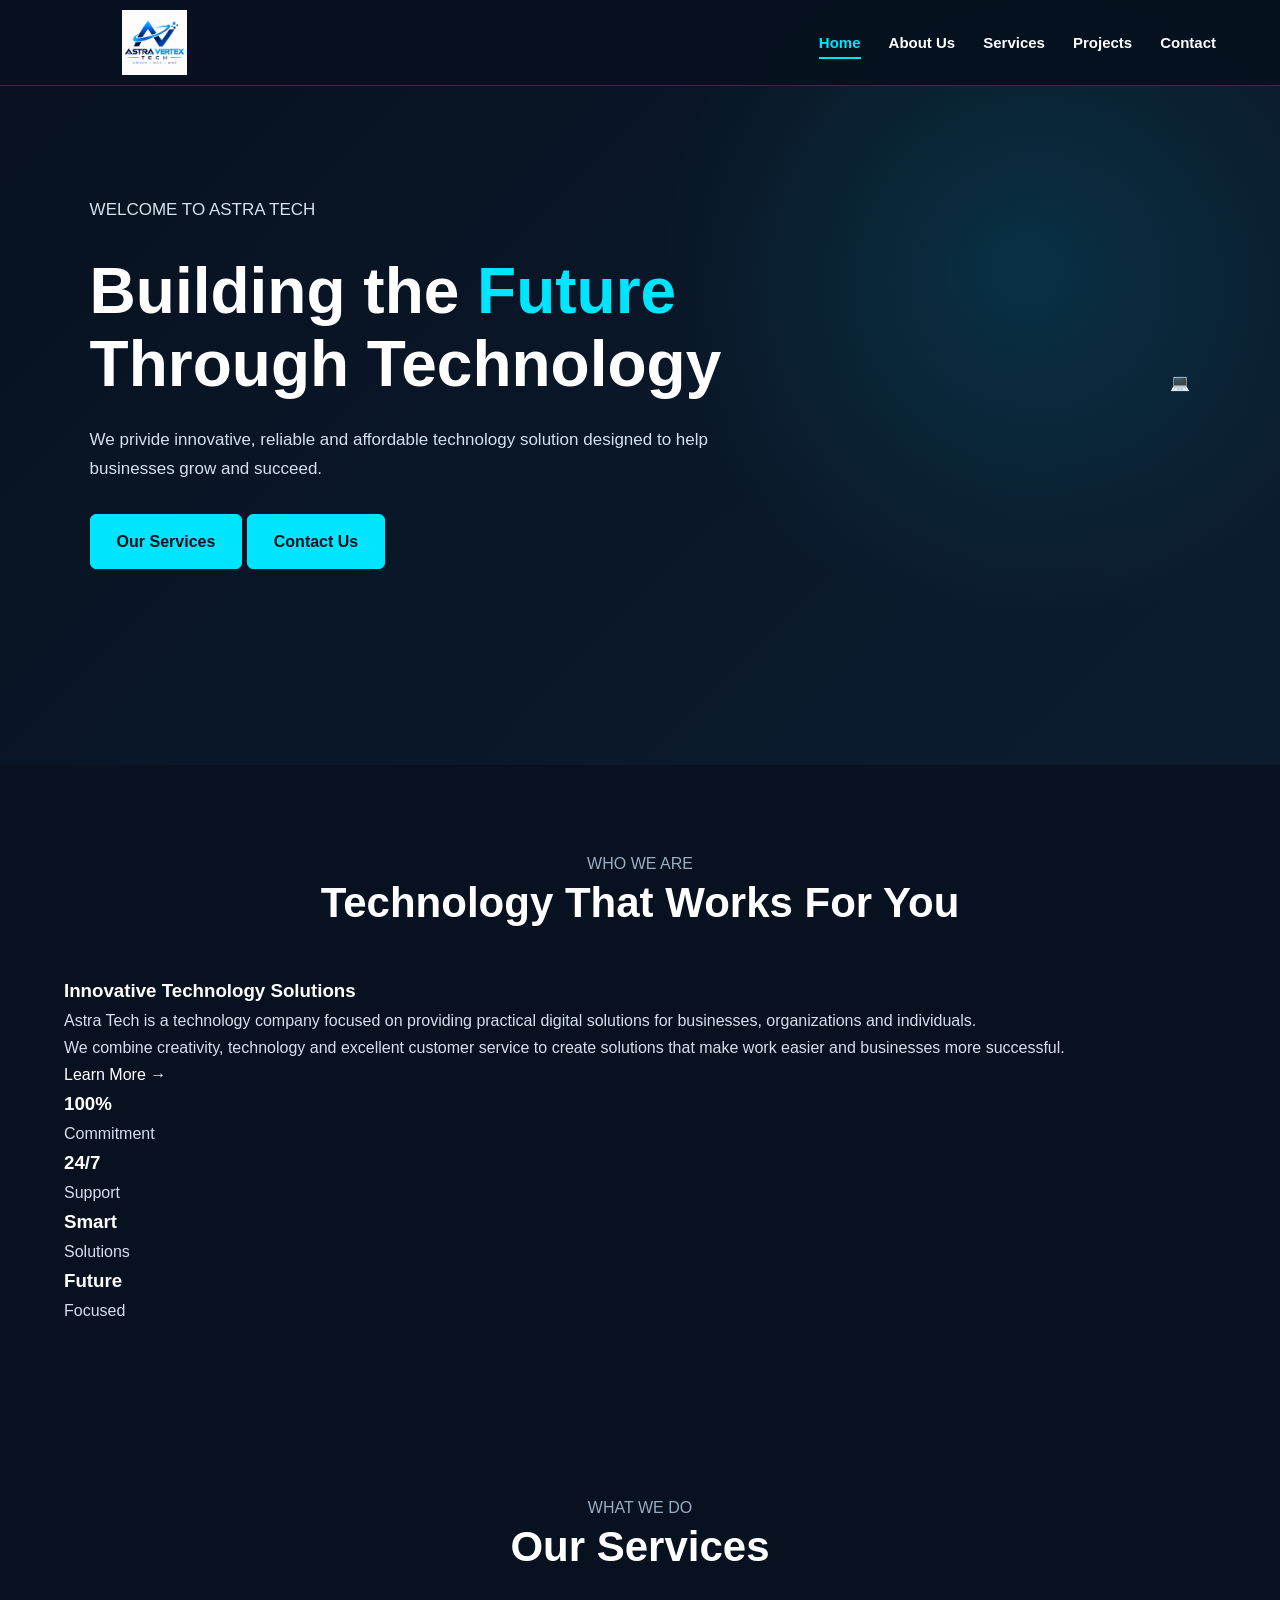
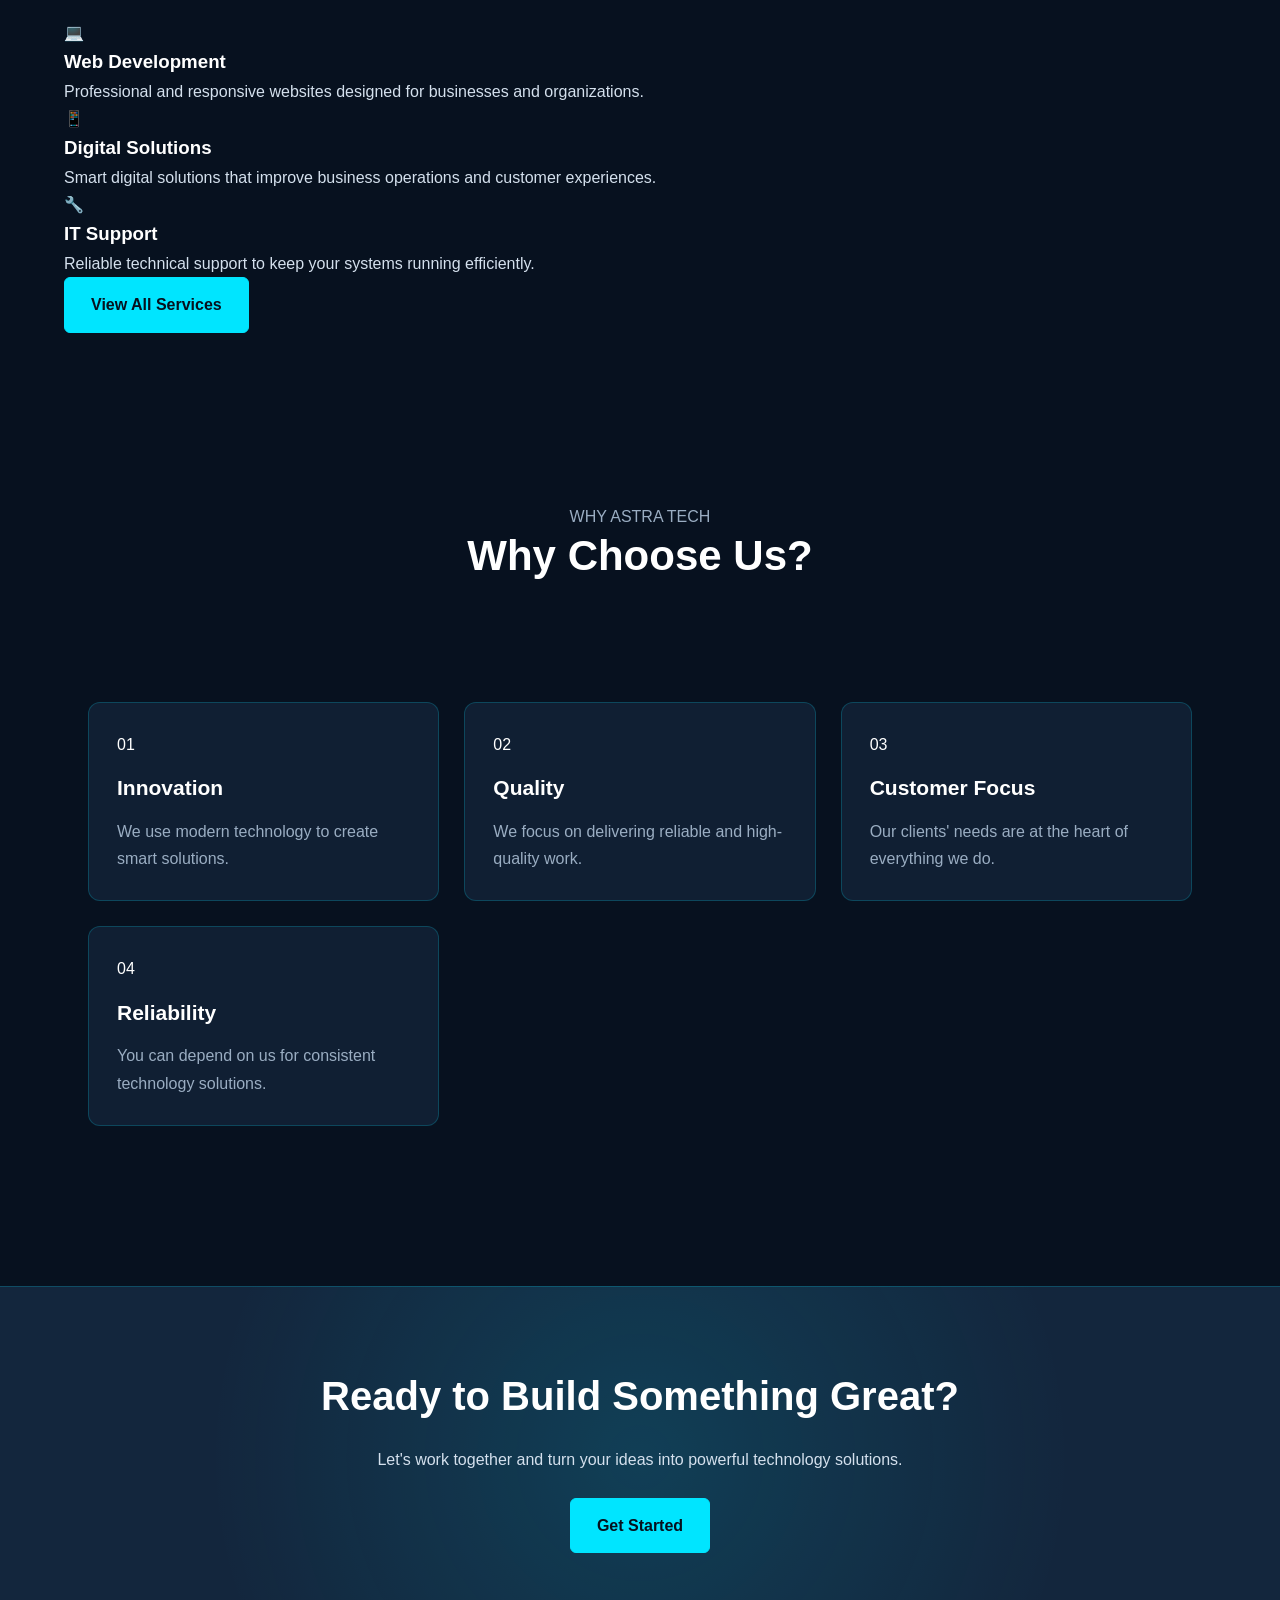
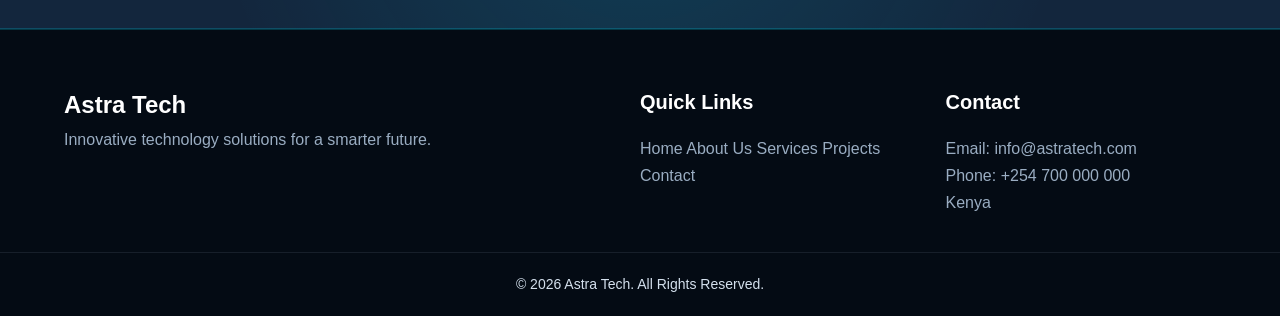
<file: index.html>
<!DOCTYPE html>
<html lang="en">
    <head>
        <meta charset="UTF-8">
        <meta name="viewport" conntent="width=device-width, initial-scale=1.0">
        <title>Astra Vertex tech</title>
        
        <link rel="stylesheet" href="style.css">
    </head>
    <body>
    <header>
        <nav class="navbar">

           <a href="index.html" class="logo">
           <img src="astra-vertex-logo.png"
          alt="Astra Vertex Tech Logo">
           </a>

            <!-- <button class="menu-toggle" id="menu toggle">
            </button> -->
            <ul class="nav-links" id="nav-links">
                <li><a href="index.html" class="active">Home</a></li>
                <li><a href="about.html">About Us</a></li>
                <li><a href="services.html">Services</a></li>
                <li><a href="projects.html">Projects</a></li>
                <li><a href="contact.html">Contact</a></li>
            </ul>
            
        </nav>
    </header>
    <section class="hero">
        <div class="hero-content">
            <p class="hero-small">WELCOME TO ASTRA TECH</p>
            <h1>
                Building the <span>Future</span> Through Technology
            </h1>
            <p>
                We privide innovative, reliable and affordable technology solution
                designed to help businesses grow and succeed. 
            </p>
            <div aria-colspan="hero-buttons">
                <a href="services.html" class="btn primary-btn">
                    Our Services
                </a>

                <a href="contact.html" class="btn secondary-btn">
                    Contact Us
                </a>
            </div>
        </div>

        <div class="hero-image">
            <div class="tech-circle">
                <div class="tech-icon">💻</div>
            </div>
        </div>
    </section>
    <section class="section">

        <div class="section-title">
            <p>WHO WE ARE</p>
            <h2>Technology That Works For You</h2>
        </div>

        <div class="about-preview">

            <div>
                <h3>Innovative Technology Solutions</h3>

                <p>
                    Astra Tech is a technology company focused on providing
                    practical digital solutions for businesses, organizations
                    and individuals.
                </p>

                <p>
                    We combine creativity, technology and excellent customer
                    service to create solutions that make work easier and
                    businesses more successful.
                </p>

                <a href="about.html" class="text-link">
                    Learn More →
                </a>
            </div>

            <div class="about-box">
                <div class="stat">
                    <h3>100%</h3>
                    <p>Commitment</p>
                </div>

                <div class="stat">
                    <h3>24/7</h3>
                    <p>Support</p>
                </div>

                <div class="stat">
                    <h3>Smart</h3>
                    <p>Solutions</p>
                </div>

                <div class="stat">
                    <h3>Future</h3>
                    <p>Focused</p>
                </div>
            </div>

        </div>

    </section>


    <!-- Services -->
    <section class="section light-section">

        <div class="section-title">
            <p>WHAT WE DO</p>
            <h2>Our Services</h2>
        </div>

        <div class="cards">

            <div class="card">
                <div class="card-icon">💻</div>
                <h3>Web Development</h3>
                <p>
                    Professional and responsive websites designed for
                    businesses and organizations.
                </p>
            </div>

            <div class="card">
                <div class="card-icon">📱</div>
                <h3>Digital Solutions</h3>
                <p>
                    Smart digital solutions that improve business operations
                    and customer experiences.
                </p>
            </div>

            <div class="card">
                <div class="card-icon">🔧</div>
                <h3>IT Support</h3>
                <p>
                    Reliable technical support to keep your systems running
                    efficiently.
                </p>
            </div>

        </div>

        <div class="center-button">
            <a href="services.html" class="btn primary-btn">
                View All Services
            </a>
        </div>

    </section>


    <!-- Why Choose Us -->
    <section class="section">

        <div class="section-title">
            <p>WHY ASTRA TECH</p>
            <h2>Why Choose Us?</h2>
        </div>

        <div class="features">

            <div class="feature">
                <span>01</span>
                <h3>Innovation</h3>
                <p>
                    We use modern technology to create smart solutions.
                </p>
            </div>

            <div class="feature">
                <span>02</span>
                <h3>Quality</h3>
                <p>
                    We focus on delivering reliable and high-quality work.
                </p>
            </div>

            <div class="feature">
                <span>03</span>
                <h3>Customer Focus</h3>
                <p>
                    Our clients' needs are at the heart of everything we do.
                </p>
            </div>

            <div class="feature">
                <span>04</span>
                <h3>Reliability</h3>
                <p>
                    You can depend on us for consistent technology solutions.
                </p>
            </div>

        </div>

    </section>


    <!-- Call To Action -->
    <section class="cta">

        <h2>Ready to Build Something Great?</h2>

        <p>
            Let's work together and turn your ideas into powerful technology
            solutions.
        </p>

        <a href="contact.html" class="btn white-btn">
            Get Started
        </a>

    </section>


    <!-- Footer -->
    <footer>

        <div class="footer-content">

            <div>
                <h2>Astra Tech</h2>
                <p>
                    Innovative technology solutions for a smarter future.
                </p>
            </div>

            <div>
                <h3>Quick Links</h3>
                <a href="index.html">Home</a>
                <a href="about.html">About Us</a>
                <a href="services.html">Services</a>
                <a href="projects.html">Projects</a>
                <a href="contact.html">Contact</a>
            </div>

            <div>
                <h3>Contact</h3>
                <p>Email: info@astratech.com</p>
                <p>Phone: +254 700 000 000</p>
                <p>Kenya</p>
            </div>

        </div>

        <div class="copyright">
            <p>
                © 2026 Astra Tech. All Rights Reserved.
            </p>
        </div>

    </footer>

    <script src="script.js"></script>
    </body>
</html>
</file>
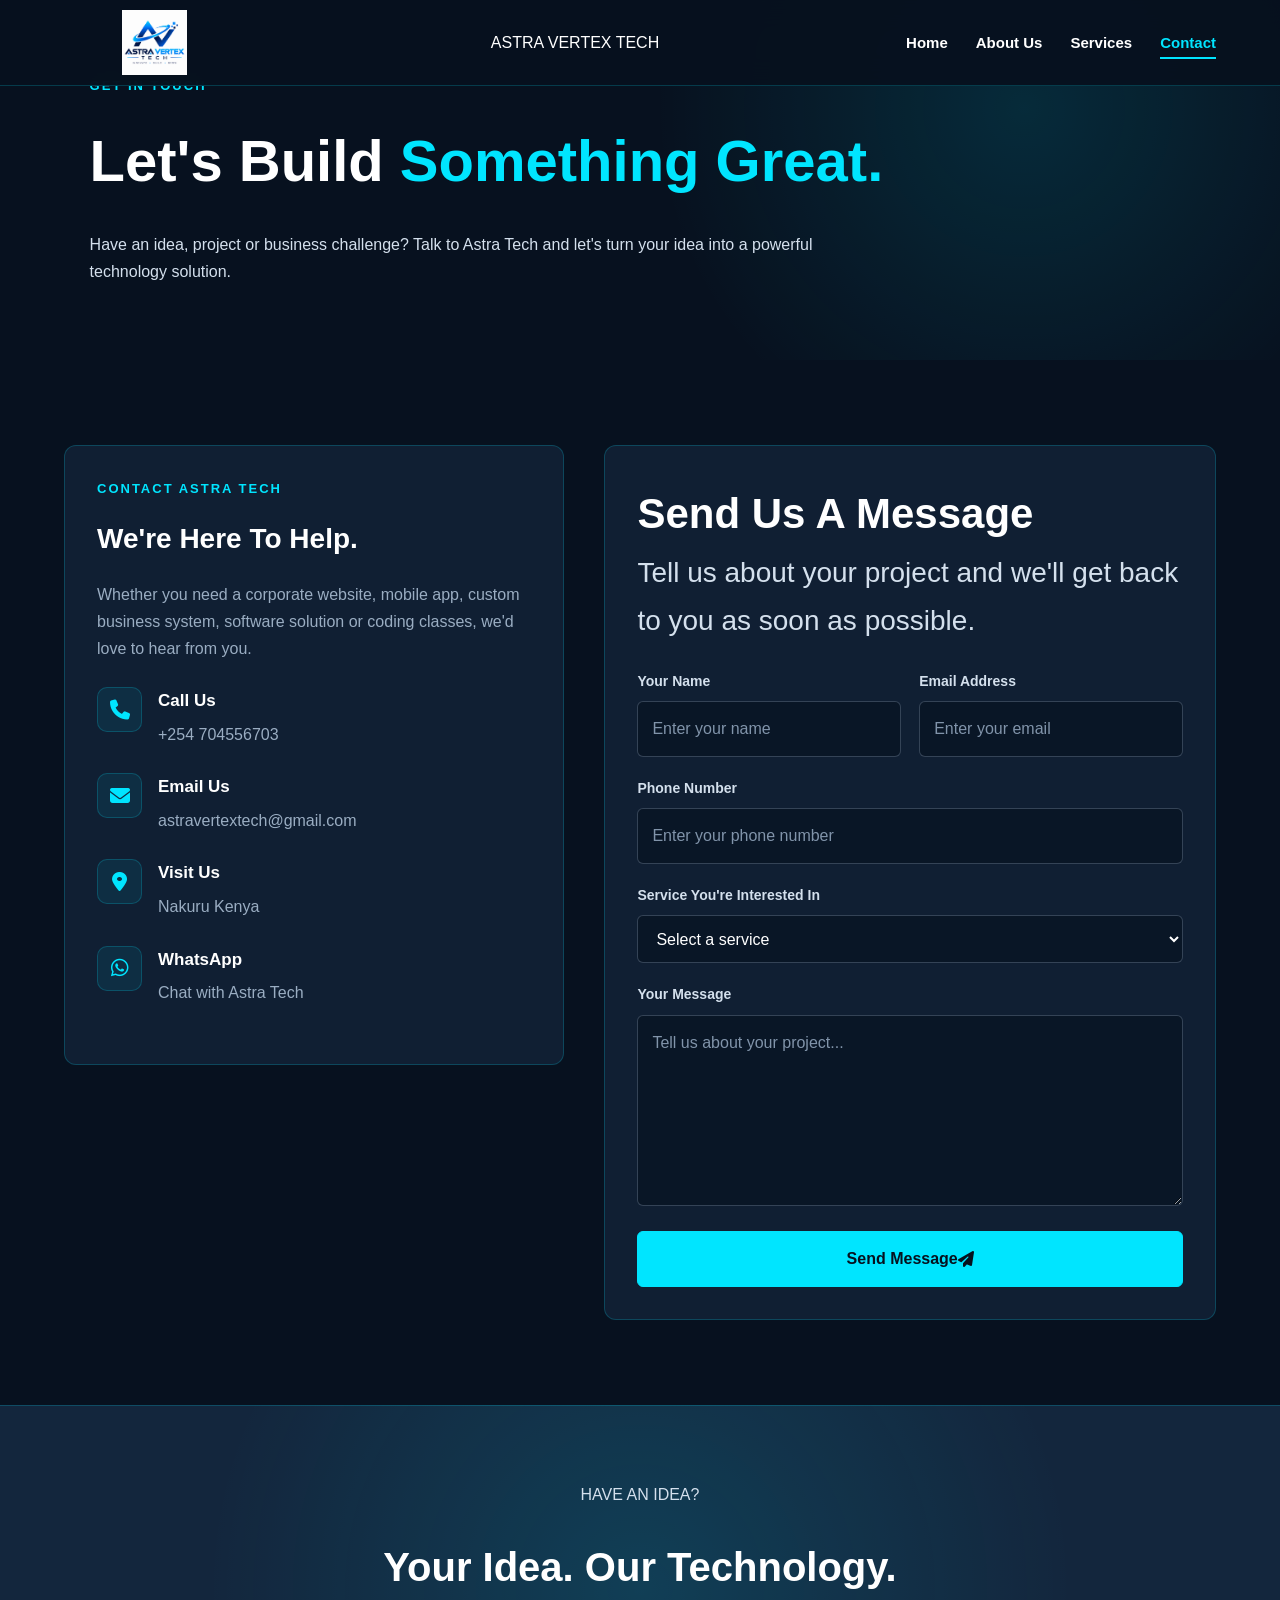
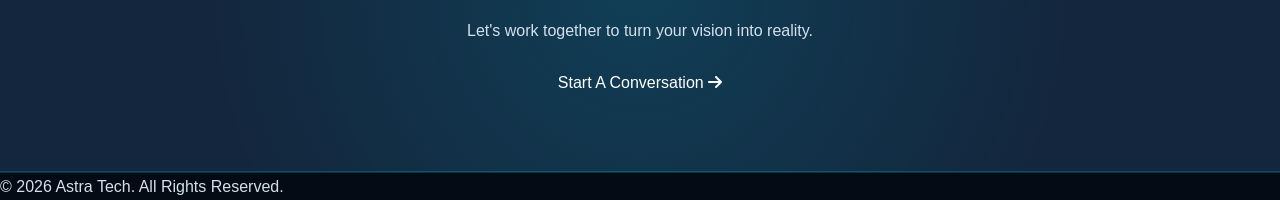
<file: contact.html>
<!DOCTYPE html>
<html lang="en">
<head>
    <meta charset="UTF-8">
    <meta name="viewport" content="width=device-width, initial-scale=1.0">

    <title>Contact Us | Astra Tech</title>

    <link rel="stylesheet" href="style.css">

    <!-- Font Awesome Icons -->
    <link rel="stylesheet"
          href="https://cdnjs.cloudflare.com/ajax/libs/font-awesome/6.5.0/css/all.min.css">
</head>

<body>

    <!-- Navigation -->
    <header>
        <nav class="navbar">
         <a href="index.html" class="logo">
           <img src="astra-vertex-logo.png"
          alt="Astra Vertex Tech Logo">
           </a>
            <div class="logo">
                <span></span>ASTRA VERTEX TECH
            </div>

            <ul class="nav-links">
                <li><a href="index.html">Home</a></li>
                <li><a href="about.html">About Us</a></li>
                <li><a href="services.html">Services</a></li>
                <li><a href="contact.html" class="active">Contact</a></li>
            </ul>

        </nav>
    </header>


    <!-- Contact Hero -->
    <section class="contact-hero">

        <div class="contact-hero-content">

            <p class="small-title">GET IN TOUCH</p>

            <h1>
                Let's Build
                <span>Something Great.</span>
            </h1>

            <p>
                Have an idea, project or business challenge?
                Talk to Astra Tech and let's turn your idea into
                a powerful technology solution.
            </p>

        </div>

    </section>


    <!-- Contact Section -->
    <section class="contact-section">

        <!-- Contact Information -->
        <div class="contact-info">

            <p class="small-title">CONTACT ASTRA TECH</p>

            <h2>
                We're Here To
                <span>Help.</span>
            </h2>

            <p class="contact-description">
                Whether you need a corporate website, mobile app,
                custom business system, software solution or coding
                classes, we'd love to hear from you.
            </p>


            <!-- Phone -->
            <div class="contact-item">

                <div class="contact-icon">
                    <i class="fa-solid fa-phone"></i>
                </div>

                <div>
                    <h3>Call Us</h3>
                    <p>+254 704556703</p>
                </div>

            </div>


            <!-- Email -->
            <div class="contact-item">

                <div class="contact-icon">
                    <i class="fa-solid fa-envelope"></i>
                </div>

                <div>
                    <h3>Email Us</h3>
                    <p>astravertextech@gmail.com</p>
                </div>

            </div>


            <!-- Location -->
            <div class="contact-item">

                <div class="contact-icon">
                    <i class="fa-solid fa-location-dot"></i>
                </div>

                <div>
                    <h3>Visit Us</h3>
                    <p>Nakuru Kenya</p>
                </div>

            </div>


            <!-- WhatsApp -->
            <div class="contact-item">

                <div class="contact-icon">
                    <i class="fa-brands fa-whatsapp"></i>
                </div>

                <div>
                    <h3>WhatsApp</h3>
                    <p>Chat with Astra Tech</p>
                </div>

            </div>

        </div>


        <!-- Contact Form -->
        <div class="contact-form-box">

            <div class="form-heading">
                <h2>Send Us A Message</h2>

                <p>
                    Tell us about your project and we'll get back
                    to you as soon as possible.
                </p>
            </div>


            <form>

                <div class="input-row">

                    <div class="input-group">
                        <label>Your Name</label>

                        <input
                            type="text"
                            placeholder="Enter your name"
                            required>
                    </div>


                    <div class="input-group">
                        <label>Email Address</label>

                        <input
                            type="email"
                            placeholder="Enter your email"
                            required>
                    </div>

                </div>


                <div class="input-group">

                    <label>Phone Number</label>

                    <input
                        type="tel"
                        placeholder="Enter your phone number">

                </div>


                <div class="input-group">

                    <label>Service You're Interested In</label>

                    <select>

                        <option value="">
                            Select a service
                        </option>

                        <option>
                            Coding & Programming Classes
                        </option>

                        <option>
                            Custom Business Systems
                        </option>

                        <option>
                            Software Development
                        </option>

                        <option>
                            Corporate Websites
                        </option>

                        <option>
                            Mobile Apps
                        </option>

                    </select>

                </div>


                <div class="input-group">

                    <label>Your Message</label>

                    <textarea
                        rows="6"
                        placeholder="Tell us about your project..."
                        required></textarea>

                </div>


                <button type="submit" class="send-btn">

                    Send Message

                    <i class="fa-solid fa-paper-plane"></i>

                </button>

            </form>

        </div>

    </section>


    <!-- CTA -->
    <section class="contact-cta">

        <p>HAVE AN IDEA?</p>

        <h2>
            Your Idea.
            <span>Our Technology.</span>
        </h2>

        <p class="cta-text">
            Let's work together to turn your vision into reality.
        </p>

        <a href="mailto:info@astratech.com" class="cta-btn">
            Start A Conversation
            <i class="fa-solid fa-arrow-right"></i>
        </a>

    </section>


    <!-- Footer -->
    <footer>

        <p>
            © 2026 Astra Tech. All Rights Reserved.
        </p>

    </footer>

</body>
</html>
</file>
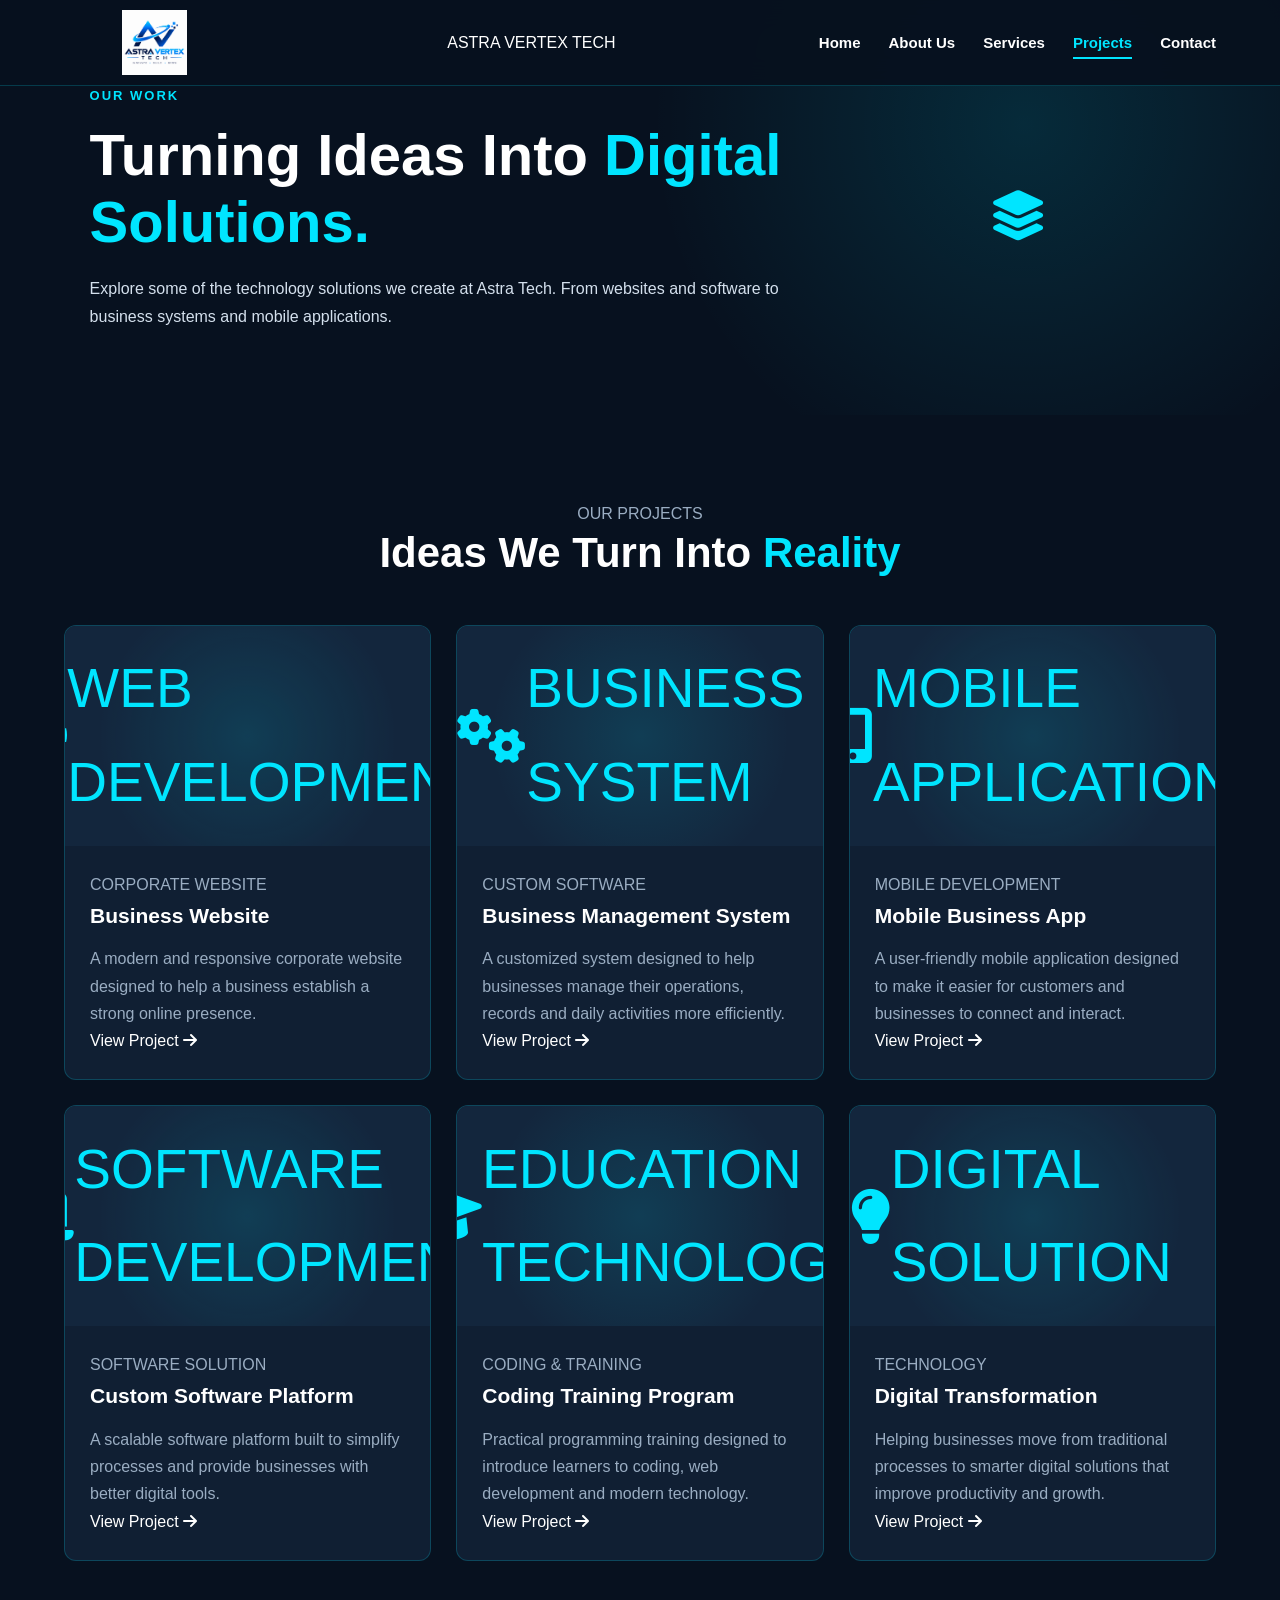
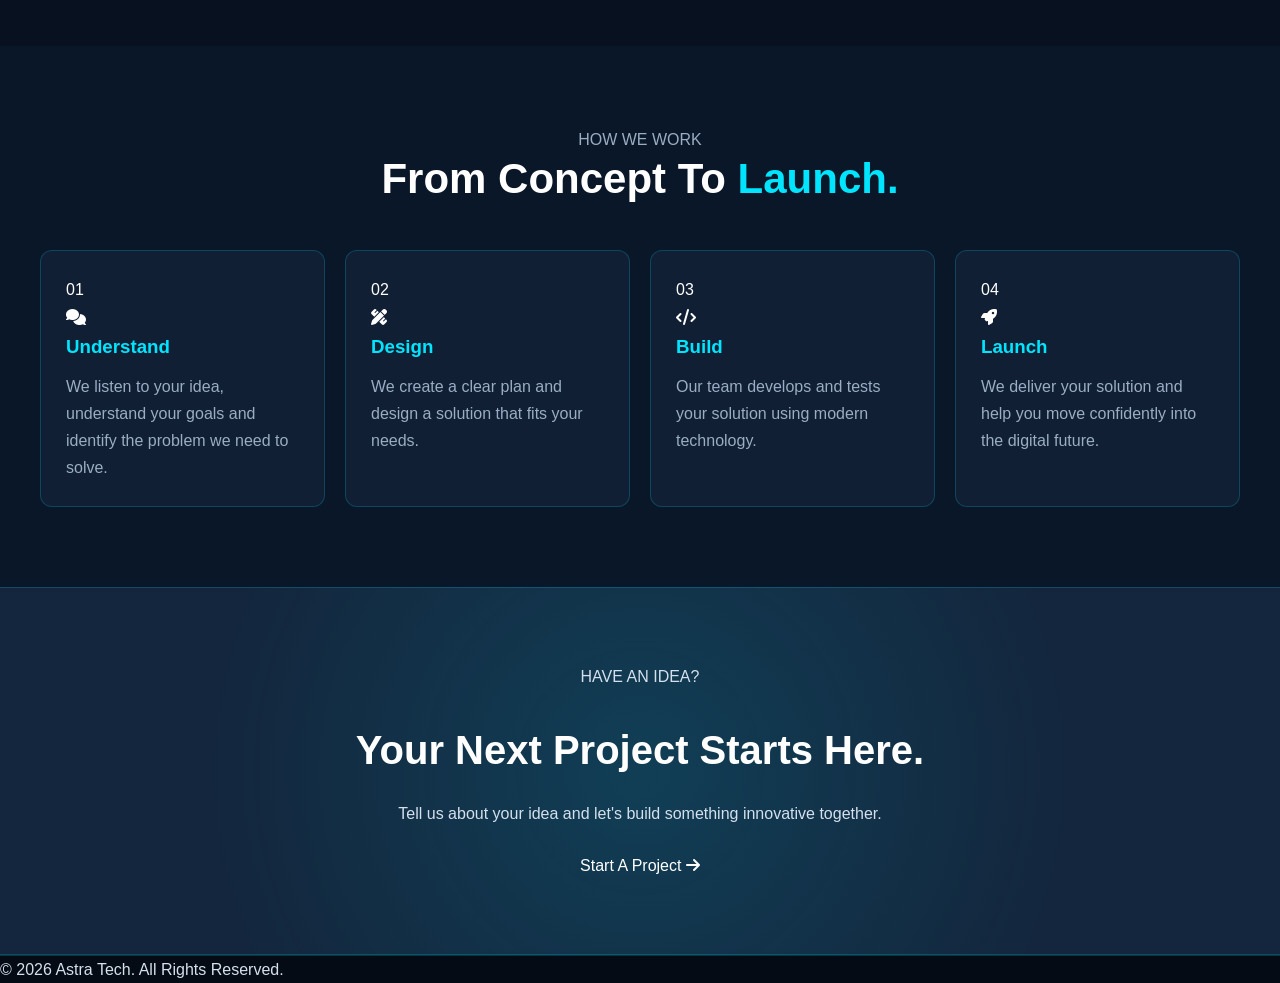
<file: projects.html>
<!DOCTYPE html>
<html lang="en">
<head>
    <meta charset="UTF-8">
    <meta name="viewport" content="width=device-width, initial-scale=1.0">

    <title>Projects | Astra Tech</title>

    <link rel="stylesheet" href="style.css">

    <!-- Font Awesome Icons -->
    <link rel="stylesheet"
          href="https://cdnjs.cloudflare.com/ajax/libs/font-awesome/6.5.0/css/all.min.css">
</head>

<body>

    <!-- NAVIGATION -->
    <header>
        <nav class="navbar">
         <a href="index.html" class="logo">
           <img src="astra-vertex-logo.png"
          alt="Astra Vertex Tech Logo">
           </a>
           
            <div class="logo">
                <span></span>ASTRA VERTEX TECH
            </div>

            <ul class="nav-links">
                <li><a href="index.html">Home</a></li>
                <li><a href="about.html">About Us</a></li>
                <li><a href="services.html">Services</a></li>
                <li><a href="projects.html" class="active">Projects</a></li>
                <li><a href="contact.html">Contact</a></li>
            </ul>

        </nav>
    </header>


    <!-- PROJECT HERO -->
    <section class="projects-hero">

        <div class="projects-hero-content">

            <p class="small-title">OUR WORK</p>

            <h1>
                Turning Ideas Into
                <span>Digital Solutions.</span>
            </h1>

            <p>
                Explore some of the technology solutions we create at
                Astra Tech. From websites and software to business
                systems and mobile applications.
            </p>

        </div>

        <div class="project-tech-icon">
            <i class="fa-solid fa-layer-group"></i>
        </div>

    </section>


    <!-- PROJECTS -->
    <section class="projects-section">

        <div class="section-heading">

            <p>OUR PROJECTS</p>

            <h2>
                Ideas We Turn Into
                <span>Reality</span>
            </h2>

            <div class="line"></div>

        </div>


        <div class="projects-grid">


            <!-- PROJECT 1 -->
            <div class="project-card">

                <div class="project-image project-web">
                    <i class="fa-solid fa-globe"></i>

                    <span>WEB DEVELOPMENT</span>
                </div>

                <div class="project-content">

                    <p class="project-category">
                        CORPORATE WEBSITE
                    </p>

                    <h3>Business Website</h3>

                    <p>
                        A modern and responsive corporate website
                        designed to help a business establish a strong
                        online presence.
                    </p>

                    <a href="contact.html">
                        View Project
                        <i class="fa-solid fa-arrow-right"></i>
                    </a>

                </div>

            </div>


            <!-- PROJECT 2 -->
            <div class="project-card">

                <div class="project-image project-system">
                    <i class="fa-solid fa-gears"></i>

                    <span>BUSINESS SYSTEM</span>
                </div>

                <div class="project-content">

                    <p class="project-category">
                        CUSTOM SOFTWARE
                    </p>

                    <h3>Business Management System</h3>

                    <p>
                        A customized system designed to help businesses
                        manage their operations, records and daily
                        activities more efficiently.
                    </p>

                    <a href="contact.html">
                        View Project
                        <i class="fa-solid fa-arrow-right"></i>
                    </a>

                </div>

            </div>


            <!-- PROJECT 3 -->
            <div class="project-card">

                <div class="project-image project-mobile">
                    <i class="fa-solid fa-mobile-screen-button"></i>

                    <span>MOBILE APPLICATION</span>
                </div>

                <div class="project-content">

                    <p class="project-category">
                        MOBILE DEVELOPMENT
                    </p>

                    <h3>Mobile Business App</h3>

                    <p>
                        A user-friendly mobile application designed to
                        make it easier for customers and businesses to
                        connect and interact.
                    </p>

                    <a href="contact.html">
                        View Project
                        <i class="fa-solid fa-arrow-right"></i>
                    </a>

                </div>

            </div>


            <!-- PROJECT 4 -->
            <div class="project-card">

                <div class="project-image project-software">
                    <i class="fa-solid fa-laptop-code"></i>

                    <span>SOFTWARE DEVELOPMENT</span>
                </div>

                <div class="project-content">

                    <p class="project-category">
                        SOFTWARE SOLUTION
                    </p>

                    <h3>Custom Software Platform</h3>

                    <p>
                        A scalable software platform built to simplify
                        processes and provide businesses with better
                        digital tools.
                    </p>

                    <a href="contact.html">
                        View Project
                        <i class="fa-solid fa-arrow-right"></i>
                    </a>

                </div>

            </div>


            <!-- PROJECT 5 -->
            <div class="project-card">

                <div class="project-image project-school">
                    <i class="fa-solid fa-graduation-cap"></i>

                    <span>EDUCATION TECHNOLOGY</span>
                </div>

                <div class="project-content">

                    <p class="project-category">
                        CODING & TRAINING
                    </p>

                    <h3>Coding Training Program</h3>

                    <p>
                        Practical programming training designed to
                        introduce learners to coding, web development
                        and modern technology.
                    </p>

                    <a href="contact.html">
                        View Project
                        <i class="fa-solid fa-arrow-right"></i>
                    </a>

                </div>

            </div>


            <!-- PROJECT 6 -->
            <div class="project-card">

                <div class="project-image project-digital">
                    <i class="fa-solid fa-lightbulb"></i>

                    <span>DIGITAL SOLUTION</span>
                </div>

                <div class="project-content">

                    <p class="project-category">
                        TECHNOLOGY
                    </p>

                    <h3>Digital Transformation</h3>

                    <p>
                        Helping businesses move from traditional
                        processes to smarter digital solutions that
                        improve productivity and growth.
                    </p>

                    <a href="contact.html">
                        View Project
                        <i class="fa-solid fa-arrow-right"></i>
                    </a>

                </div>

            </div>

        </div>

    </section>


    <!-- PROCESS -->
    <section class="project-process">

        <div class="section-heading">

            <p>HOW WE WORK</p>

            <h2>
                From Concept To
                <span>Launch.</span>
            </h2>

            <div class="line"></div>

        </div>


        <div class="process-grid">

            <div class="process-item">

                <div class="process-number">01</div>

                <i class="fa-solid fa-comments"></i>

                <h3>Understand</h3>

                <p>
                    We listen to your idea, understand your goals
                    and identify the problem we need to solve.
                </p>

            </div>


            <div class="process-item">

                <div class="process-number">02</div>

                <i class="fa-solid fa-pen-ruler"></i>

                <h3>Design</h3>

                <p>
                    We create a clear plan and design a solution
                    that fits your needs.
                </p>

            </div>


            <div class="process-item">

                <div class="process-number">03</div>

                <i class="fa-solid fa-code"></i>

                <h3>Build</h3>

                <p>
                    Our team develops and tests your solution using
                    modern technology.
                </p>

            </div>


            <div class="process-item">

                <div class="process-number">04</div>

                <i class="fa-solid fa-rocket"></i>

                <h3>Launch</h3>

                <p>
                    We deliver your solution and help you move
                    confidently into the digital future.
                </p>

            </div>

        </div>

    </section>


    <!-- CTA -->
    <section class="projects-cta">

        <p>HAVE AN IDEA?</p>

        <h2>
            Your Next Project
            <span>Starts Here.</span>
        </h2>

        <p class="cta-text">
            Tell us about your idea and let's build something
            innovative together.
        </p>

        <a href="contact.html" class="cta-btn">
            Start A Project
            <i class="fa-solid fa-arrow-right"></i>
        </a>

    </section>


    <!-- FOOTER -->
    <footer>

        <p>
            © 2026 Astra Tech. All Rights Reserved.
        </p>

    </footer>


</body>
</html>
</file>
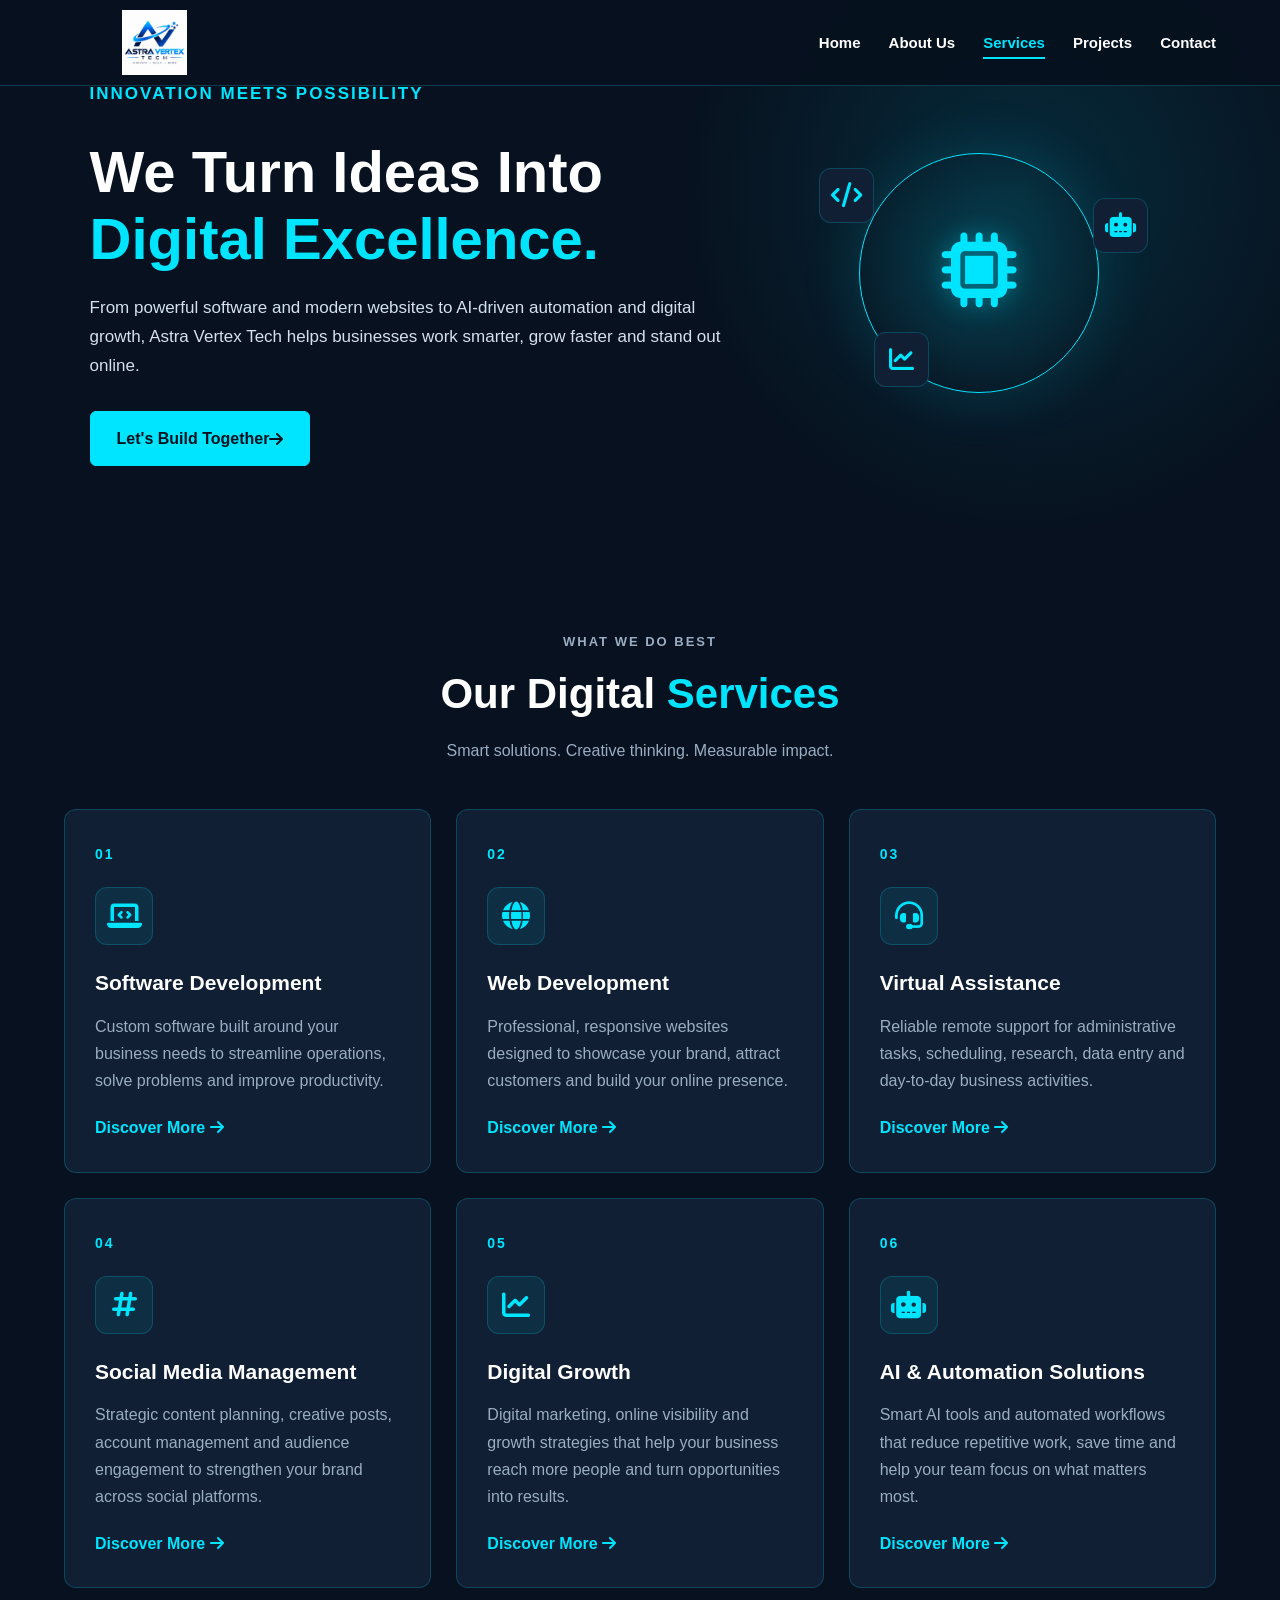
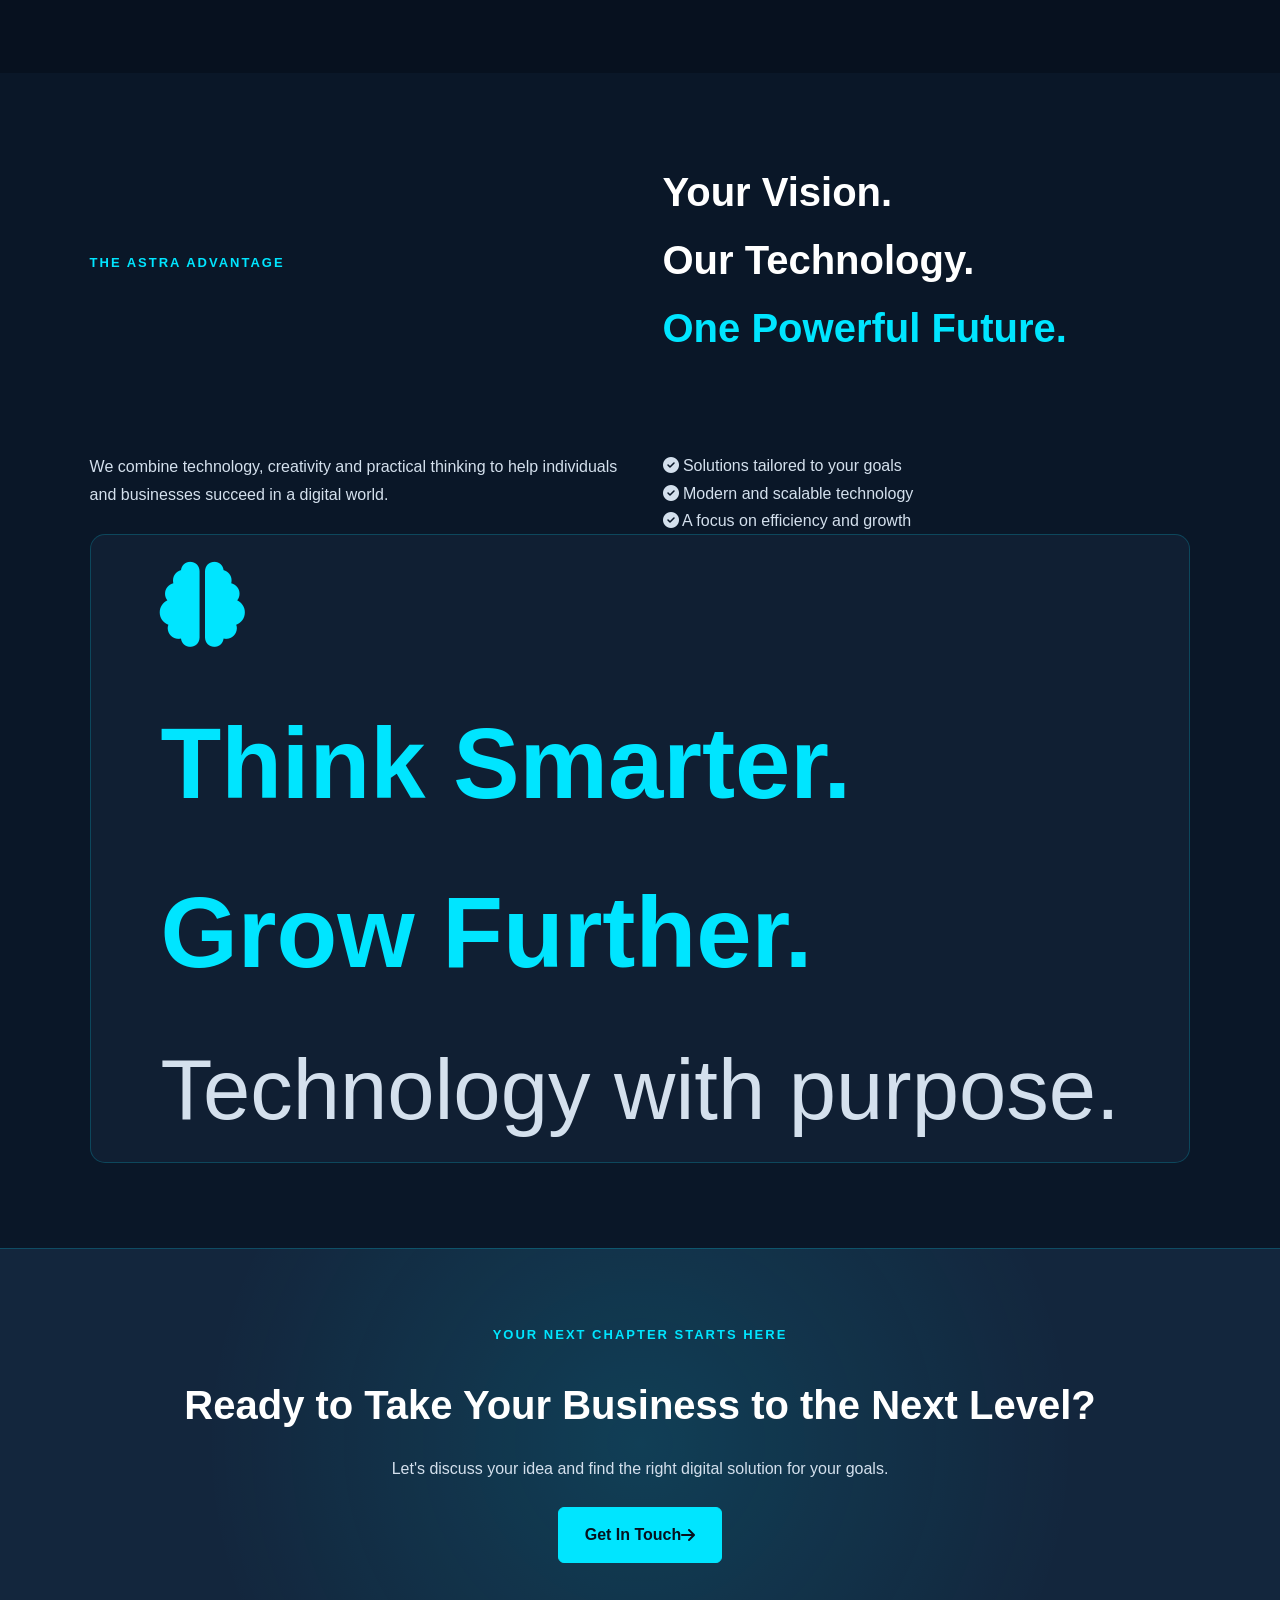
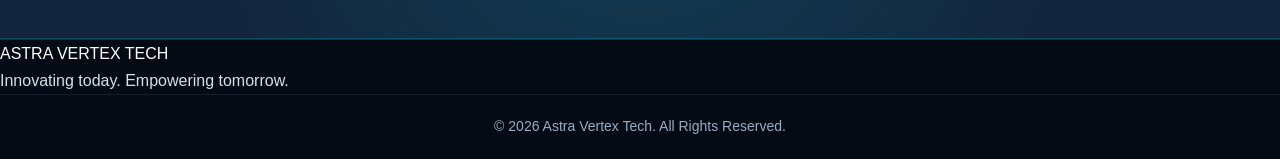
<file: services.html>
<!DOCTYPE html>
<html lang="en">
<head>
    <meta charset="UTF-8">
    <meta name="viewport" content="width=device-width, initial-scale=1.0">

    <title>Our Services | Astra Vertex Tech</title>

    <link rel="stylesheet" href="style.css">

    <!-- Font Awesome Icons -->
    <link rel="stylesheet"
    href="https://cdnjs.cloudflare.com/ajax/libs/font-awesome/6.5.0/css/all.min.css">
</head>

<body>

    <!-- HEADER -->
    <header class="main-header">
        <nav class="navbar">
         <a href="index.html" class="logo">
           <img src="astra-vertex-logo.png"
          alt="Astra Vertex Tech Logo">
           </a>

            <ul class="nav-links">
                <li><a href="index.html">Home</a></li>
                <li><a href="about.html">About Us</a></li>
                <li><a href="services.html" class="active">Services</a></li>
                <li><a href="projects.html">Projects</a></li>
                <li><a href="contact.html">Contact</a></li>
            </ul>
        </nav>
    </header>


    <!-- SERVICES HERO -->
    <section class="services-hero">

        <div class="hero-content">
            <p class="eyebrow">INNOVATION MEETS POSSIBILITY</p>

            <h1>
                We Turn Ideas Into
                <span>Digital Excellence.</span>
            </h1>

            <p class="hero-description">
                From powerful software and modern websites to AI-driven
                automation and digital growth, Astra Vertex Tech helps
                businesses work smarter, grow faster and stand out online.
            </p>

            <a href="contact.html" class="primary-btn">
                Let's Build Together
                <i class="fa-solid fa-arrow-right"></i>
            </a>
        </div>

        <div class="hero-visual">
            <div class="glow-circle"></div>

            <div class="tech-symbol">
                <i class="fa-solid fa-microchip"></i>
            </div>

            <span class="floating-icon icon-one">
                <i class="fa-solid fa-code"></i>
            </span>

            <span class="floating-icon icon-two">
                <i class="fa-solid fa-robot"></i>
            </span>

            <span class="floating-icon icon-three">
                <i class="fa-solid fa-chart-line"></i>
            </span>
        </div>

    </section>


    <!-- SERVICES SECTION -->
    <section class="services-section" id="services">

        <div class="section-heading">
            <p class="eyebrow">WHAT WE DO BEST</p>

            <h2>
                Our Digital <span>Services</span>
            </h2>

            <p class="section-description">
                Smart solutions. Creative thinking. Measurable impact.
            </p>
        </div>


        <div class="services-grid">

            <!-- SERVICE 1 -->
            <article class="service-card">
                <span class="service-number">01</span>

                <div class="service-icon">
                    <i class="fa-solid fa-laptop-code"></i>
                </div>

                <h3>Software Development</h3>

                <p>
                    Custom software built around your business needs to
                    streamline operations, solve problems and improve
                    productivity.
                </p>

                <a href="contact.html" class="service-link">
                    Discover More
                    <i class="fa-solid fa-arrow-right"></i>
                </a>
            </article>


            <!-- SERVICE 2 -->
            <article class="service-card">
                <span class="service-number">02</span>

                <div class="service-icon">
                    <i class="fa-solid fa-globe"></i>
                </div>

                <h3>Web Development</h3>

                <p>
                    Professional, responsive websites designed to showcase
                    your brand, attract customers and build your online
                    presence.
                </p>

                <a href="contact.html" class="service-link">
                    Discover More
                    <i class="fa-solid fa-arrow-right"></i>
                </a>
            </article>


            <!-- SERVICE 3 -->
            <article class="service-card">
                <span class="service-number">03</span>

                <div class="service-icon">
                    <i class="fa-solid fa-headset"></i>
                </div>

                <h3>Virtual Assistance</h3>

                <p>
                    Reliable remote support for administrative tasks,
                    scheduling, research, data entry and day-to-day
                    business activities.
                </p>

                <a href="contact.html" class="service-link">
                    Discover More
                    <i class="fa-solid fa-arrow-right"></i>
                </a>
            </article>


            <!-- SERVICE 4 -->
            <article class="service-card">
                <span class="service-number">04</span>

                <div class="service-icon">
                    <i class="fa-solid fa-hashtag"></i>
                </div>

                <h3>Social Media Management</h3>

                <p>
                    Strategic content planning, creative posts, account
                    management and audience engagement to strengthen
                    your brand across social platforms.
                </p>

                <a href="contact.html" class="service-link">
                    Discover More
                    <i class="fa-solid fa-arrow-right"></i>
                </a>
            </article>


            <!-- SERVICE 5 -->
            <article class="service-card">
                <span class="service-number">05</span>

                <div class="service-icon">
                    <i class="fa-solid fa-chart-line"></i>
                </div>

                <h3>Digital Growth</h3>

                <p>
                    Digital marketing, online visibility and growth
                    strategies that help your business reach more
                    people and turn opportunities into results.
                </p>

                <a href="contact.html" class="service-link">
                    Discover More
                    <i class="fa-solid fa-arrow-right"></i>
                </a>
            </article>


            <!-- SERVICE 6 -->
            <article class="service-card">
                <span class="service-number">06</span>

                <div class="service-icon">
                    <i class="fa-solid fa-robot"></i>
                </div>

                <h3>AI & Automation Solutions</h3>

                <p>
                    Smart AI tools and automated workflows that reduce
                    repetitive work, save time and help your team focus
                    on what matters most.
                </p>

                <a href="contact.html" class="service-link">
                    Discover More
                    <i class="fa-solid fa-arrow-right"></i>
                </a>
            </article>

        </div>

    </section>


    <!-- WHY CHOOSE US -->
    <section class="why-section">

        <div class="why-content">
            <p class="eyebrow">THE ASTRA ADVANTAGE</p>

            <h2>
                Your Vision.<br>
                Our Technology.<br>
                <span>One Powerful Future.</span>
            </h2>

            <p>
                We combine technology, creativity and practical thinking
                to help individuals and businesses succeed in a digital
                world.
            </p>

            <div class="benefit-list">
                <p>
                    <i class="fa-solid fa-circle-check"></i>
                    Solutions tailored to your goals
                </p>

                <p>
                    <i class="fa-solid fa-circle-check"></i>
                    Modern and scalable technology
                </p>

                <p>
                    <i class="fa-solid fa-circle-check"></i>
                    A focus on efficiency and growth
                </p>
            </div>
        </div>

        <div class="why-visual">
            <div class="why-visual-inner">
                <i class="fa-solid fa-brain"></i>
                <h3>Think Smarter.</h3>
                <h3 class="blue-text">Grow Further.</h3>
                <p>Technology with purpose.</p>
            </div>
        </div>

    </section>


    <!-- CALL TO ACTION -->
    <section class="services-cta">

        <p class="eyebrow">YOUR NEXT CHAPTER STARTS HERE</p>

        <h2>
            Ready to Take Your Business
            <span>to the Next Level?</span>
        </h2>

        <p>
            Let's discuss your idea and find the right digital solution
            for your goals.
        </p>

        <a href="contact.html" class="primary-btn">
            Get In Touch
            <i class="fa-solid fa-arrow-right"></i>
        </a>

    </section>


    <!-- FOOTER -->
    <footer class="site-footer">
        <a href="index.html" class="footer-logo">
            ASTRA <span>VERTEX</span> TECH
        </a>

        <p>
            Innovating today. Empowering tomorrow.
        </p>

        <p class="copyright">
            &copy; 2026 Astra Vertex Tech. All Rights Reserved.
        </p>
    </footer>

</body>
</html>
</file>
<file: style.css>
/* =========================================
   ASTRA VERTEX TECH - COMPLETE STYLE.CSS
   Home | About Us | Services | Projects | Contacts
   ========================================= */

/* 1. GLOBAL STYLES */
:root {
    --bg-dark: #07111f;
    --bg-card: #101f33;
    --bg-light: #13263d;
    --cyan: #00e5ff;
    --cyan-dark: #00bcd4;
    --white: #ffffff;
    --text: #d4e0ed;
    --muted: #9aadc2;
    --border: rgba(0, 229, 255, 0.2);
    --header-height: 85px;
}

* {
    margin: 0;
    padding: 0;
    box-sizing: border-box;
}

html {
    scroll-behavior: smooth;
    scroll-padding-top: 100px;
}

body {
    font-family: Arial, Helvetica, sans-serif;
    background: var(--bg-dark);
    color: var(--white);
    line-height: 1.7;
    overflow-x: hidden;
}

img {
    max-width: 100%;
    height: auto;
}

a {
    color: inherit;
    text-decoration: none;
    transition: 0.3s ease;
}

button,
input,
textarea,
select {
    font: inherit;
}

button,
.btn,
.primary-btn,
.send-btn {
    cursor: pointer;
}

p {
    color: var(--text);
}

section {
    position: relative;
    scroll-margin-top: 100px;
}

.container,
.section,
.services-section,
.projects-section,
.contact-section {
    width: 100%;
    max-width: 1200px;
    margin-left: auto;
    margin-right: auto;
    padding-left: 24px;
    padding-right: 24px;
}

/* 2. FIXED HEADER AND NAVIGATION */

header,
.main-header {
    position: fixed;
    top: 0;
    left: 0;
    width: 100%;
    min-height: var(--header-height);
    z-index: 1000;
    background: rgba(7, 17, 31, 0.96);
    border-bottom: 1px solid var(--border);
    backdrop-filter: blur(14px);
}

.main-header {
    display: flex;
    align-items: center;
}

.navbar {
    width: 100%;
    min-height: var(--header-height);
    max-width: 1400px;
    margin: 0 auto;
    padding: 10px 5%;
    display: flex;
    justify-content: space-between;
    align-items: center;
    gap: 25px;
}

.navbar .logo {
    display: flex;
    align-items: center;
    flex-shrink: 0;
}

.navbar .logo img {
    width: 180px;
    height: 65px;
    object-fit: contain;
    display: block;
}

.nav-links {
    display: flex;
    align-items: center;
    gap: 28px;
    list-style: none;
}

.nav-links a {
    color: var(--white);
    font-size: 15px;
    font-weight: 600;
    position: relative;
    padding: 8px 0;
}

.nav-links a:hover,
.nav-links a.active {
    color: var(--cyan);
}

.nav-links a::after {
    content: "";
    position: absolute;
    left: 0;
    bottom: 0;
    width: 0;
    height: 2px;
    background: var(--cyan);
    transition: width 0.3s ease;
}

.nav-links a:hover::after,
.nav-links a.active::after {
    width: 100%;
}

.menu-btn {
    display: none;
    color: var(--white);
    background: transparent;
    border: 1px solid var(--border);
    border-radius: 8px;
    padding: 8px 12px;
    font-size: 24px;
}

/* Keep page content below the fixed header */

main {
    padding-top: var(--header-height);
}

/* 3. HOME PAGE HERO */

.hero {
    min-height: 85vh;
    padding: 90px 7%;
    display: flex;
    align-items: center;
    justify-content: center;
    background:
        radial-gradient(circle at 80% 35%, rgba(0, 229, 255, 0.12), transparent 32%),
        linear-gradient(135deg, #07111f, #0c1c30);
}

.hero-content {
    width: 100%;
    max-width: 1200px;
}

.welcome {
    display: inline-block;
    color: var(--cyan);
    font-size: 14px;
    font-weight: 700;
    letter-spacing: 3px;
    text-transform: uppercase;
    margin-bottom: 18px;
}

.hero h1,
.hero-content h1 {
    font-size: clamp(36px, 5vw, 66px);
    line-height: 1.15;
    max-width: 850px;
    margin-bottom: 24px;
}

.hero h1 span,
.hero-content h1 span {
    color: var(--cyan);
}

.hero p,
.hero-content p {
    max-width: 700px;
    font-size: 17px;
    margin-bottom: 30px;
}

.hero-buttons {
    display: flex;
    flex-wrap: wrap;
    gap: 16px;
    margin-top: 25px;
}

.btn,
.primary-btn,
.send-btn {
    display: inline-flex;
    align-items: center;
    justify-content: center;
    min-height: 48px;
    padding: 13px 26px;
    border: 1px solid var(--cyan);
    border-radius: 6px;
    background: var(--cyan);
    color: #06111e;
    font-weight: 700;
    transition: 0.3s ease;
}

.btn:hover,
.primary-btn:hover,
.send-btn:hover {
    background: transparent;
    color: var(--cyan);
    transform: translateY(-3px);
}

.btn-outline {
    background: transparent;
    color: var(--cyan);
}

.btn-outline:hover {
    background: var(--cyan);
    color: #06111e;
}

/* 4. GENERAL SECTION HEADINGS */

.section {
    padding-top: 85px;
    padding-bottom: 85px;
}

.section-title,
.section-heading {
    text-align: center;
    margin: 0 auto 45px;
    max-width: 800px;
}

.section-title h2,
.section-heading h2 {
    font-size: clamp(28px, 4vw, 42px);
    line-height: 1.25;
    margin-bottom: 16px;
}

.section-title h2 span,
.section-heading h2 span {
    color: var(--cyan);
}

.section-title p,
.section-heading p {
    color: var(--muted);
}

/* 5. HOME PAGE FEATURES */

.features {
    width: 100%;
    max-width: 1200px;
    margin: 0 auto;
    padding: 75px 24px;
    display: grid;
    grid-template-columns: repeat(3, minmax(0, 1fr));
    gap: 25px;
}

.feature {
    padding: 28px;
    background: var(--bg-card);
    border: 1px solid var(--border);
    border-radius: 12px;
    transition: 0.3s ease;
}

.feature:hover {
    transform: translateY(-6px);
    border-color: var(--cyan);
}

.feature h3 {
    margin: 12px 0;
    font-size: 21px;
}

.feature p {
    color: var(--muted);
}

/* 6. HOME PAGE CALL TO ACTION */

.cta,
.about-cta,
.services-cta,
.projects-cta,
.contact-cta {
    padding: 75px 24px;
    text-align: center;
    background:
        radial-gradient(circle at center, rgba(0, 229, 255, 0.13), transparent 65%),
        var(--bg-light);
    border-top: 1px solid var(--border);
    border-bottom: 1px solid var(--border);
}

.cta h2,
.about-cta h2,
.services-cta h2,
.projects-cta h2,
.contact-cta h2 {
    font-size: clamp(27px, 4vw, 40px);
    margin-bottom: 16px;
}

.cta p,
.about-cta p,
.services-cta p,
.projects-cta p,
.contact-cta p {
    max-width: 700px;
    margin: 0 auto 25px;
}

/* 7. ABOUT US HERO */

.about-hero {
    min-height: 420px;
    padding: 90px 7%;
    display: flex;
    align-items: center;
    background:
        radial-gradient(circle at 80% 30%, rgba(0, 229, 255, 0.12), transparent 35%),
        var(--bg-dark);
}

.about-hero h1 {
    font-size: clamp(36px, 5vw, 58px);
    margin-bottom: 18px;
}

.about-hero h1 span {
    color: var(--cyan);
}

.about-hero p {
    max-width: 720px;
}

.small-title,
.eyebrow {
    color: var(--cyan);
    text-transform: uppercase;
    font-size: 13px;
    font-weight: 700;
    letter-spacing: 2px;
    margin-bottom: 15px;
}

/* 8. ABOUT US STORY */

.story {
    max-width: 1200px;
    margin: 0 auto;
    padding: 85px 24px;
    display: grid;
    grid-template-columns: repeat(2, minmax(0, 1fr));
    align-items: center;
    gap: 55px;
}

.story h2 {
    font-size: clamp(28px, 4vw, 40px);
    margin-bottom: 20px;
}

.story p {
    margin-bottom: 16px;
}

.image-box {
    min-height: 300px;
    display: flex;
    align-items: center;
    justify-content: center;
    padding: 15px;
    overflow: hidden;
    border: 1px solid var(--border);
    border-radius: 16px;
    background: var(--bg-card);
}

.image-box img {
    width: 100%;
    height: 100%;
    max-height: 420px;
    object-fit: cover;
    border-radius: 10px;
}

.orbit {
    width: 280px;
    height: 280px;
    border: 1px solid var(--cyan);
    border-radius: 50%;
    display: flex;
    align-items: center;
    justify-content: center;
    box-shadow: 0 0 45px rgba(0, 229, 255, 0.13);
}

.orbit img {
    width: 70%;
    object-fit: contain;
}

/* 9. ABOUT US MISSION AND VISION */

.mission-section {
    padding: 80px 24px;
    background: #0a1728;
}

.mission-section h2 {
    text-align: center;
    font-size: clamp(28px, 4vw, 40px);
    margin-bottom: 40px;
}

.mission-section > p {
    max-width: 800px;
    margin: 0 auto 35px;
    text-align: center;
}

.mission-card {
    padding: 30px;
    border: 1px solid var(--border);
    background: var(--bg-card);
    border-radius: 12px;
}

.mission-card h3 {
    color: var(--cyan);
    margin-bottom: 12px;
}

.mission-section .mission-card {
    max-width: 950px;
    margin: 20px auto;
}

/* 10. ABOUT US - WHY CHOOSE US */

.why-us {
    max-width: 1200px;
    margin: 0 auto;
    padding: 85px 24px;
}

.why-heading {
    text-align: center;
    margin-bottom: 40px;
}

.why-heading h2 {
    font-size: clamp(28px, 4vw, 40px);
    margin-bottom: 15px;
}

.why-heading h2 span {
    color: var(--cyan);
}

/* 11. SERVICES PAGE HERO
   Existing Services class names retained */

.services-hero {
    min-height: 520px;
    padding: 80px 7%;
    display: grid;
    grid-template-columns: 1.2fr 0.8fr;
    align-items: center;
    gap: 45px;
    background:
        radial-gradient(circle at 80% 35%, rgba(0, 229, 255, 0.12), transparent 32%),
        var(--bg-dark);
}

.services-hero .hero-content {
    max-width: 720px;
}

.services-hero h1 {
    font-size: clamp(35px, 5vw, 58px);
    line-height: 1.15;
    margin-bottom: 22px;
}

.services-hero h1 span {
    color: var(--cyan);
}

.hero-description {
    color: var(--text);
    max-width: 650px;
    margin-bottom: 25px;
}

.hero-visual {
    min-height: 300px;
    display: flex;
    align-items: center;
    justify-content: center;
    position: relative;
}

.glow-circle {
    width: 240px;
    height: 240px;
    border-radius: 50%;
    border: 1px solid var(--cyan);
    background: radial-gradient(circle, rgba(0, 229, 255, 0.15), transparent 70%);
    box-shadow: 0 0 60px rgba(0, 229, 255, 0.15);
}

.tech-symbol {
    position: absolute;
    font-size: 75px;
    color: var(--cyan);
    text-shadow: 0 0 25px rgba(0, 229, 255, 0.35);
}

.floating-icon {
    position: absolute;
    display: flex;
    align-items: center;
    justify-content: center;
    width: 55px;
    height: 55px;
    background: var(--bg-card);
    border: 1px solid var(--border);
    border-radius: 12px;
    color: var(--cyan);
    font-size: 25px;
}

.floating-icon:nth-of-type(1) {
    top: 15%;
    left: 12%;
}

.floating-icon:nth-of-type(2) {
    right: 10%;
    top: 25%;
}

.floating-icon:nth-of-type(3) {
    bottom: 12%;
    left: 25%;
}

/* 12. SERVICES CARDS */

.services-section {
    padding-top: 85px;
    padding-bottom: 85px;
}

.services-grid {
    display: grid;
    grid-template-columns: repeat(3, minmax(0, 1fr));
    gap: 25px;
}

.service-card {
    position: relative;
    padding: 30px;
    background: var(--bg-card);
    border: 1px solid var(--border);
    border-radius: 12px;
    transition: 0.3s ease;
}

.service-card:hover {
    transform: translateY(-7px);
    border-color: var(--cyan);
    box-shadow: 0 12px 35px rgba(0, 229, 255, 0.08);
}

.service-number {
    color: var(--cyan);
    font-size: 14px;
    font-weight: 700;
    letter-spacing: 2px;
}

.service-icon {
    width: 58px;
    height: 58px;
    margin: 20px 0;
    display: flex;
    align-items: center;
    justify-content: center;
    color: var(--cyan);
    background: rgba(0, 229, 255, 0.08);
    border: 1px solid var(--border);
    border-radius: 12px;
    font-size: 28px;
}

.service-card h3 {
    font-size: 21px;
    margin-bottom: 12px;
}

.service-card p {
    color: var(--muted);
    margin-bottom: 20px;
}

.service-link {
    display: inline-block;
    color: var(--cyan);
    font-weight: 700;
}

.service-link:hover {
    color: var(--white);
}

/* 13. SERVICES - WHY CHOOSE US */

.why-section {
    padding: 85px 7%;
    background: #0a1728;
}

.why-content {
    max-width: 1200px;
    margin: 0 auto;
    display: grid;
    grid-template-columns: repeat(2, minmax(0, 1fr));
    align-items: center;
    gap: 45px;
}

.why-content h2 {
    font-size: clamp(28px, 4vw, 40px);
    margin-bottom: 20px;
}

.why-content h2 span {
    color: var(--cyan);
}

.benefit-list {
    list-style: none;
    margin-top: 25px;
}

.benefit-list li {
    position: relative;
    padding: 10px 0 10px 30px;
    color: var(--text);
}

.benefit-list li::before {
    content: "✓";
    position: absolute;
    left: 0;
    color: var(--cyan);
    font-weight: 700;
}

.why-visual {
    min-height: 300px;
    display: flex;
    align-items: center;
    justify-content: center;
    border: 1px solid var(--border);
    border-radius: 15px;
    background: var(--bg-card);
    color: var(--cyan);
    font-size: 85px;
}

/* 14. PROJECTS PAGE HERO */

.projects-hero {
    min-height: 400px;
    padding: 85px 7%;
    display: flex;
    align-items: center;
    background:
        radial-gradient(circle at 80% 30%, rgba(0, 229, 255, 0.12), transparent 35%),
        var(--bg-dark);
}

.projects-hero-content {
    max-width: 900px;
}

.projects-hero h1 {
    font-size: clamp(36px, 5vw, 58px);
    line-height: 1.15;
    margin-bottom: 20px;
}

.projects-hero h1 span {
    color: var(--cyan);
}

.projects-hero p {
    max-width: 750px;
}

.project-tech-icon {
    color: var(--cyan);
    font-size: 50px;
    margin-top: 20px;
}

/* 15. PROJECTS GRID */

.projects-section {
    padding-top: 85px;
    padding-bottom: 85px;
}

.projects-grid {
    display: grid;
    grid-template-columns: repeat(3, minmax(0, 1fr));
    gap: 25px;
}

.project-card {
    overflow: hidden;
    border-radius: 12px;
    border: 1px solid var(--border);
    background: var(--bg-card);
    transition: 0.3s ease;
}

.project-card:hover {
    transform: translateY(-6px);
    border-color: var(--cyan);
}

.project-image {
    height: 220px;
    display: flex;
    align-items: center;
    justify-content: center;
    overflow: hidden;
    background: var(--bg-light);
    color: var(--cyan);
    font-size: 55px;
}

.project-image img {
    width: 100%;
    height: 100%;
    object-fit: cover;
    display: block;
    transition: transform 0.4s ease;
}

.project-card:hover .project-image img {
    transform: scale(1.05);
}

.project-web,
.project-system,
.project-mobile,
.project-software,
.project-school,
.project-digital {
    background:
        radial-gradient(circle at center, rgba(0, 229, 255, 0.12), transparent 70%),
        var(--bg-light);
}

.project-content {
    padding: 25px;
}

.project-content h3 {
    font-size: 21px;
    margin-bottom: 12px;
}

.project-content p {
    color: var(--muted);
}

/* 16. PROJECT DEVELOPMENT PROCESS */

.project-process {
    padding: 80px 24px;
    background: #0a1728;
}

.project-process > h2 {
    text-align: center;
    font-size: clamp(28px, 4vw, 40px);
    margin-bottom: 40px;
}

.process-grid {
    max-width: 1200px;
    margin: 0 auto;
    display: grid;
    grid-template-columns: repeat(4, minmax(0, 1fr));
    gap: 20px;
}

.process-item {
    padding: 25px;
    background: var(--bg-card);
    border: 1px solid var(--border);
    border-radius: 12px;
}

.process-item h3 {
    color: var(--cyan);
    margin-bottom: 10px;
}

.process-item p {
    color: var(--muted);
}

/* 17. CONTACTS PAGE HERO */

.contact-hero {
    min-height: 340px;
    padding: 75px 7%;
    display: flex;
    align-items: center;
    background:
        radial-gradient(circle at 80% 30%, rgba(0, 229, 255, 0.12), transparent 35%),
        var(--bg-dark);
}

.contact-hero-content {
    max-width: 900px;
}

.contact-hero h1 {
    font-size: clamp(36px, 5vw, 58px);
    margin-bottom: 20px;
}

.contact-hero h1 span {
    color: var(--cyan);
}

.contact-hero p {
    max-width: 750px;
}

/* 18. CONTACT DETAILS AND FORM */

.contact-section {
    padding-top: 85px;
    padding-bottom: 85px;
    display: grid;
    grid-template-columns: 0.9fr 1.1fr;
    align-items: start;
    gap: 40px;
}

.contact-info,
.contact-form-box {
    padding: 32px;
    background: var(--bg-card);
    border: 1px solid var(--border);
    border-radius: 12px;
}

.contact-info h2,
.form-heading {
    font-size: 28px;
    margin-bottom: 18px;
}

.contact-description {
    color: var(--muted);
    margin-bottom: 25px;
}

.contact-item {
    display: flex;
    align-items: flex-start;
    gap: 16px;
    margin-bottom: 25px;
}

.contact-icon {
    width: 45px;
    height: 45px;
    flex-shrink: 0;
    display: flex;
    align-items: center;
    justify-content: center;
    background: rgba(0, 229, 255, 0.08);
    border: 1px solid var(--border);
    border-radius: 10px;
    color: var(--cyan);
    font-size: 20px;
}

.contact-item h3 {
    font-size: 17px;
    margin-bottom: 5px;
}

.contact-item p,
.contact-item a {
    color: var(--muted);
    overflow-wrap: anywhere;
}

.contact-item a:hover {
    color: var(--cyan);
}

.form-heading {
    margin-bottom: 25px;
}

.input-row {
    display: grid;
    grid-template-columns: repeat(2, minmax(0, 1fr));
    gap: 18px;
}

.input-group {
    display: flex;
    flex-direction: column;
    gap: 8px;
    margin-bottom: 20px;
}

.input-group label {
    font-size: 14px;
    color: var(--text);
    font-weight: 600;
}

.input-group input,
.input-group textarea,
.input-group select {
    width: 100%;
    min-height: 48px;
    padding: 13px 14px;
    color: var(--white);
    background: #091626;
    border: 1px solid rgba(154, 173, 194, 0.3);
    border-radius: 6px;
    outline: none;
}

.input-group textarea {
    min-height: 140px;
    resize: vertical;
}

.input-group input:focus,
.input-group textarea:focus,
.input-group select:focus {
    border-color: var(--cyan);
    box-shadow: 0 0 0 3px rgba(0, 229, 255, 0.08);
}

.input-group input::placeholder,
.input-group textarea::placeholder {
    color: #8194aa;
}

.send-btn {
    width: 100%;
    margin-top: 5px;
}

/* 19. FOOTER */

footer,
.site-footer {
    background: #040b14;
    border-top: 1px solid var(--border);
}

.footer-content {
    max-width: 1200px;
    margin: 0 auto;
    padding: 55px 24px 35px;
    display: grid;
    grid-template-columns: 2fr 1fr 1fr;
    gap: 35px;
}

.footer-content h3 {
    font-size: 20px;
    margin-bottom: 16px;
}

.footer-content p {
    color: var(--muted);
}

.footer-content ul {
    list-style: none;
}

.footer-content li {
    margin-bottom: 10px;
}

.footer-content a {
    color: var(--muted);
}

.footer-content a:hover {
    color: var(--cyan);
}

.copyright {
    padding: 20px 24px;
    text-align: center;
    border-top: 1px solid rgba(154, 173, 194, 0.12);
    color: var(--muted);
    font-size: 14px;
}

/* 20. RESPONSIVE TABLETS */

@media (max-width: 1000px) {
    .navbar {
        padding-left: 3%;
        padding-right: 3%;
    }

    .nav-links {
        gap: 17px;
    }

    .navbar .logo img {
        width: 150px;
        height: 60px;
    }

    .services-grid,
    .projects-grid {
        grid-template-columns: repeat(2, minmax(0, 1fr));
    }

    .process-grid {
        grid-template-columns: repeat(2, minmax(0, 1fr));
    }

    .services-hero {
        grid-template-columns: 1fr 0.7fr;
        gap: 20px;
    }
}

/* 21. RESPONSIVE MOBILE PHONES */

@media (max-width: 768px) {
    :root {
        --header-height: 75px;
    }

    .navbar {
        min-height: var(--header-height);
        padding: 8px 5%;
    }

    .navbar .logo img {
        width: 145px;
        height: 55px;
    }

    .menu-btn {
        display: block;
    }

    /* Mobile menu: works when JavaScript adds .active */
    .nav-links {
        display: none;
        position: absolute;
        top: 100%;
        left: 0;
        width: 100%;
        padding: 20px 5%;
        flex-direction: column;
        align-items: stretch;
        gap: 8px;
        background: #07111f;
        border-bottom: 1px solid var(--border);
    }

    .nav-links.active {
        display: flex;
    }

    .nav-links a {
        display: block;
        padding: 12px 0;
    }

    main {
        padding-top: var(--header-height);
    }

    .hero {
        min-height: auto;
        padding: 75px 6%;
    }

    .hero p,
    .hero-content p {
        font-size: 16px;
    }

    .section,
    .services-section,
    .projects-section {
        padding-top: 60px;
        padding-bottom: 60px;
    }

    .features,
    .services-grid,
    .projects-grid {
        grid-template-columns: 1fr;
    }

    .features {
        padding-top: 55px;
        padding-bottom: 55px;
    }

    .about-hero,
    .projects-hero,
    .contact-hero {
        min-height: auto;
        padding: 65px 6%;
    }

    .story {
        grid-template-columns: 1fr;
        gap: 30px;
        padding-top: 60px;
        padding-bottom: 60px;
    }

    .image-box {
        min-height: 230px;
    }

    .mission-section,
    .why-us,
    .why-section,
    .project-process {
        padding-top: 60px;
        padding-bottom: 60px;
    }

    .services-hero {
        grid-template-columns: 1fr;
        padding: 65px 6%;
    }

    .hero-visual {
        min-height: 230px;
    }

    .glow-circle {
        width: 190px;
        height: 190px;
    }

    .why-content {
        grid-template-columns: 1fr;
    }

    .why-visual {
        min-height: 230px;
    }

    .contact-section {
        grid-template-columns: 1fr;
        padding-top: 60px;
        padding-bottom: 60px;
    }

    .footer-content {
        grid-template-columns: 1fr;
        gap: 25px;
        padding-top: 40px;
    }

    .cta,
    .about-cta,
    .services-cta,
    .projects-cta,
    .contact-cta {
        padding: 55px 20px;
    }
}

/* 22. SMALL MOBILE PHONES */

@media (max-width: 480px) {
    .navbar .logo img {
        width: 125px;
        height: 50px;
    }

    .hero h1,
    .hero-content h1,
    .about-hero h1,
    .projects-hero h1,
    .contact-hero h1,
    .services-hero h1 {
        font-size: 34px;
    }

    .hero-buttons {
        flex-direction: column;
        align-items: stretch;
    }

    .btn,
    .primary-btn {
        width: 100%;
    }

    .process-grid {
        grid-template-columns: 1fr;
    }

    .input-row {
        grid-template-columns: 1fr;
        gap: 0;
    }

    .contact-info,
    .contact-form-box,
    .service-card,
    .project-content {
        padding: 22px;
    }

    .section-title,
    .section-heading {
        margin-bottom: 30px;
    }
}

/* ASTRA VERTEX TECH - DIRECTORS SECTION */

.directors-section {
    padding: 85px 24px;
    background: #07111f;
}

.directors-heading {
    max-width: 750px;
    margin: 0 auto 45px;
    text-align: center;
}

.directors-heading h2 {
    font-size: clamp(30px, 4vw, 42px);
    margin-bottom: 15px;
}

.directors-heading h2 span {
    color: #00e5ff;
}

.directors-heading > p:last-child {
    color: #9aadc2;
}

.directors-grid {
    max-width: 1150px;
    margin: 0 auto;
    display: grid;
    grid-template-columns: repeat(3, minmax(0, 1fr));
    gap: 28px;
}

.director-card {
    overflow: hidden;
    background: #101f33;
    border: 1px solid rgba(0, 229, 255, 0.2);
    border-radius: 14px;
    text-align: center;
    transition: 0.3s ease;
}

.director-card:hover {
    transform: translateY(-7px);
    border-color: #00e5ff;
    box-shadow: 0 12px 30px rgba(0, 229, 255, 0.1);
}

.director-image {
    height: 280px;
    overflow: hidden;
    background: #13263d;
}

.director-image img {
    width: 100%;
    height: 100%;
    object-fit: cover;
    display: block;
}

.director-info {
    padding: 25px 20px;
}

.director-info h3 {
    font-size: 21px;
    margin-bottom: 5px;
}

.director-role {
    color: #00e5ff;
    font-weight: 700;
    margin-bottom: 12px;
}

.director-info p:last-child {
    color: #9aadc2;
}

@media (max-width: 768px) {
    .directors-grid {
        grid-template-columns: repeat(2, minmax(0, 1fr));
    }
}

@media (max-width: 520px) {
    .directors-grid {
        grid-template-columns: 1fr;
    }

    .director-image {
        height: 300px;
    }

    .directors-section {
        padding: 60px 20px;
    }
}
</file>
